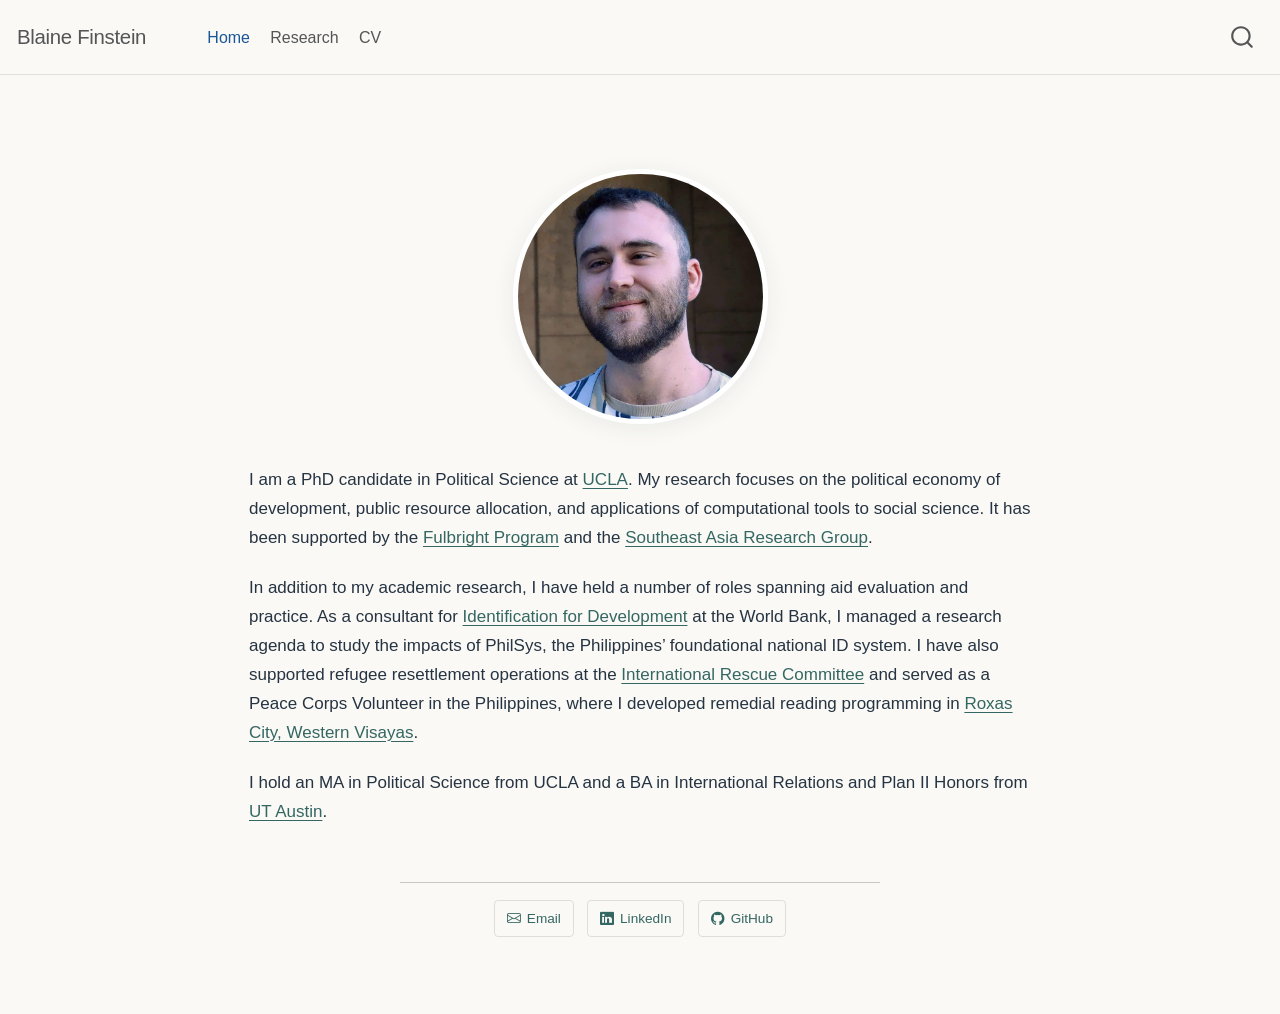
<file: docs/index.html>
<!DOCTYPE html>
<html xmlns="http://www.w3.org/1999/xhtml" lang="en" xml:lang="en"><head>

<meta charset="utf-8">
<meta name="generator" content="quarto-1.3.450">

<meta name="viewport" content="width=device-width, initial-scale=1.0, user-scalable=yes">


<title>Blaine Finstein</title>
<style>
code{white-space: pre-wrap;}
span.smallcaps{font-variant: small-caps;}
div.columns{display: flex; gap: min(4vw, 1.5em);}
div.column{flex: auto; overflow-x: auto;}
div.hanging-indent{margin-left: 1.5em; text-indent: -1.5em;}
ul.task-list{list-style: none;}
ul.task-list li input[type="checkbox"] {
  width: 0.8em;
  margin: 0 0.8em 0.2em -1em; /* quarto-specific, see https://github.com/quarto-dev/quarto-cli/issues/4556 */ 
  vertical-align: middle;
}
</style>


<script src="site_libs/quarto-nav/quarto-nav.js"></script>
<script src="site_libs/quarto-nav/headroom.min.js"></script>
<script src="site_libs/clipboard/clipboard.min.js"></script>
<script src="site_libs/quarto-search/autocomplete.umd.js"></script>
<script src="site_libs/quarto-search/fuse.min.js"></script>
<script src="site_libs/quarto-search/quarto-search.js"></script>
<meta name="quarto:offset" content="./">
<script src="site_libs/quarto-html/quarto.js"></script>
<script src="site_libs/quarto-html/popper.min.js"></script>
<script src="site_libs/quarto-html/tippy.umd.min.js"></script>
<link href="site_libs/quarto-html/tippy.css" rel="stylesheet">
<link href="site_libs/quarto-html/quarto-syntax-highlighting.css" rel="stylesheet" id="quarto-text-highlighting-styles">
<script src="site_libs/bootstrap/bootstrap.min.js"></script>
<link href="site_libs/bootstrap/bootstrap-icons.css" rel="stylesheet">
<link href="site_libs/bootstrap/bootstrap.min.css" rel="stylesheet" id="quarto-bootstrap" data-mode="light">
<script id="quarto-search-options" type="application/json">{
  "location": "navbar",
  "copy-button": false,
  "collapse-after": 3,
  "panel-placement": "end",
  "type": "overlay",
  "limit": 20,
  "language": {
    "search-no-results-text": "No results",
    "search-matching-documents-text": "matching documents",
    "search-copy-link-title": "Copy link to search",
    "search-hide-matches-text": "Hide additional matches",
    "search-more-match-text": "more match in this document",
    "search-more-matches-text": "more matches in this document",
    "search-clear-button-title": "Clear",
    "search-detached-cancel-button-title": "Cancel",
    "search-submit-button-title": "Submit",
    "search-label": "Search"
  }
}</script>
<link rel="stylesheet" href="https://cdnjs.cloudflare.com/ajax/libs/font-awesome/6.5.0/css/all.min.css">


<link rel="stylesheet" href="styles.css">
</head>

<body class="nav-fixed fullcontent">

<div id="quarto-search-results"></div>
  <header id="quarto-header" class="headroom fixed-top">
    <nav class="navbar navbar-expand-lg navbar-dark ">
      <div class="navbar-container container-fluid">
      <div class="navbar-brand-container">
    <a class="navbar-brand" href="./index.html">
    <span class="navbar-title">Blaine Finstein</span>
    </a>
  </div>
            <div id="quarto-search" class="" title="Search"></div>
          <button class="navbar-toggler" type="button" data-bs-toggle="collapse" data-bs-target="#navbarCollapse" aria-controls="navbarCollapse" aria-expanded="false" aria-label="Toggle navigation" onclick="if (window.quartoToggleHeadroom) { window.quartoToggleHeadroom(); }">
  <span class="navbar-toggler-icon"></span>
</button>
          <div class="collapse navbar-collapse" id="navbarCollapse">
            <ul class="navbar-nav navbar-nav-scroll me-auto">
  <li class="nav-item">
    <a class="nav-link active" href="./index.html" rel="" target="" aria-current="page">
 <span class="menu-text">Home</span></a>
  </li>  
  <li class="nav-item">
    <a class="nav-link" href="./research.html" rel="" target="">
 <span class="menu-text">Research</span></a>
  </li>  
  <li class="nav-item">
    <a class="nav-link" href="./files/CV_Finstein_Oct_2026.pdf" rel="" target="">
 <span class="menu-text">CV</span></a>
  </li>  
</ul>
            <div class="quarto-navbar-tools ms-auto">
</div>
          </div> <!-- /navcollapse -->
      </div> <!-- /container-fluid -->
    </nav>
</header>
<!-- content -->
<div id="quarto-content" class="quarto-container page-columns page-rows-contents page-layout-article page-navbar">
<!-- sidebar -->
<!-- margin-sidebar -->
    
<!-- main -->
<div class="quarto-about-jolla">
  <img src="files/headshot.jpg" class="about-image
  round " style="height: 15em; width: 15em;">
 <header id="title-block-header" class="quarto-title-block default">
<div class="quarto-title">
<h1 class="title">Blaine Finstein</h1>
</div>
<div class="quarto-title-meta">
  </div>
</header><main class="content" id="quarto-document-content">
<p>I am a PhD candidate in Political Science at <a href="https://polisci.ucla.edu/">UCLA</a>. My research focuses on the political economy of development, public resource allocation, and applications of computational tools to social science. It has been supported by the <a href="https://us.fulbrightonline.org/">Fulbright Program</a> and the <a href="https://dcid.sanford.duke.edu/seareg/">Southeast Asia Research Group</a>.</p>
<p>In addition to my academic research, I have held a number of roles spanning aid evaluation and practice. As a consultant for <a href="https://id4d.worldbank.org/">Identification for Development</a> at the World Bank, I managed a research agenda to study the impacts of PhilSys, the Philippines’ foundational national ID system. I have also supported refugee resettlement operations at the <a href="https://www.rescue.org/">International Rescue Committee</a> and served as a Peace Corps Volunteer in the Philippines, where I developed remedial reading programming in <a href="https://maps.app.goo.gl/siLK6S5xnTTvZSXQA">Roxas City, Western Visayas</a>.</p>
<p>I hold an MA in Political Science from UCLA and a BA in International Relations and Plan II Honors from <a href="https://www.utexas.edu/">UT Austin</a>.</p>


</main> 
  <hr class="about-sep">
   <div class="about-links">
  <a href="mailto:blainefinstein@ucla.edu" class="about-link" rel="" target="">
    <i class="bi bi-envelope"></i>
     <span class="about-link-text">Email</span>
  </a>
  <a href="https://www.linkedin.com/in/blaine-finstein-b11038160/" class="about-link" rel="" target="">
    <i class="bi bi-linkedin"></i>
     <span class="about-link-text">LinkedIn</span>
  </a>
  <a href="https://github.com/blainefinstein" class="about-link" rel="" target="">
    <i class="bi bi-github"></i>
     <span class="about-link-text">GitHub</span>
  </a>
</div>
</div>
 <!-- /main -->
<script id="quarto-html-after-body" type="application/javascript">
window.document.addEventListener("DOMContentLoaded", function (event) {
  const toggleBodyColorMode = (bsSheetEl) => {
    const mode = bsSheetEl.getAttribute("data-mode");
    const bodyEl = window.document.querySelector("body");
    if (mode === "dark") {
      bodyEl.classList.add("quarto-dark");
      bodyEl.classList.remove("quarto-light");
    } else {
      bodyEl.classList.add("quarto-light");
      bodyEl.classList.remove("quarto-dark");
    }
  }
  const toggleBodyColorPrimary = () => {
    const bsSheetEl = window.document.querySelector("link#quarto-bootstrap");
    if (bsSheetEl) {
      toggleBodyColorMode(bsSheetEl);
    }
  }
  toggleBodyColorPrimary();  
  const isCodeAnnotation = (el) => {
    for (const clz of el.classList) {
      if (clz.startsWith('code-annotation-')) {                     
        return true;
      }
    }
    return false;
  }
  const clipboard = new window.ClipboardJS('.code-copy-button', {
    text: function(trigger) {
      const codeEl = trigger.previousElementSibling.cloneNode(true);
      for (const childEl of codeEl.children) {
        if (isCodeAnnotation(childEl)) {
          childEl.remove();
        }
      }
      return codeEl.innerText;
    }
  });
  clipboard.on('success', function(e) {
    // button target
    const button = e.trigger;
    // don't keep focus
    button.blur();
    // flash "checked"
    button.classList.add('code-copy-button-checked');
    var currentTitle = button.getAttribute("title");
    button.setAttribute("title", "Copied!");
    let tooltip;
    if (window.bootstrap) {
      button.setAttribute("data-bs-toggle", "tooltip");
      button.setAttribute("data-bs-placement", "left");
      button.setAttribute("data-bs-title", "Copied!");
      tooltip = new bootstrap.Tooltip(button, 
        { trigger: "manual", 
          customClass: "code-copy-button-tooltip",
          offset: [0, -8]});
      tooltip.show();    
    }
    setTimeout(function() {
      if (tooltip) {
        tooltip.hide();
        button.removeAttribute("data-bs-title");
        button.removeAttribute("data-bs-toggle");
        button.removeAttribute("data-bs-placement");
      }
      button.setAttribute("title", currentTitle);
      button.classList.remove('code-copy-button-checked');
    }, 1000);
    // clear code selection
    e.clearSelection();
  });
  function tippyHover(el, contentFn) {
    const config = {
      allowHTML: true,
      content: contentFn,
      maxWidth: 500,
      delay: 100,
      arrow: false,
      appendTo: function(el) {
          return el.parentElement;
      },
      interactive: true,
      interactiveBorder: 10,
      theme: 'quarto',
      placement: 'bottom-start'
    };
    window.tippy(el, config); 
  }
  const noterefs = window.document.querySelectorAll('a[role="doc-noteref"]');
  for (var i=0; i<noterefs.length; i++) {
    const ref = noterefs[i];
    tippyHover(ref, function() {
      // use id or data attribute instead here
      let href = ref.getAttribute('data-footnote-href') || ref.getAttribute('href');
      try { href = new URL(href).hash; } catch {}
      const id = href.replace(/^#\/?/, "");
      const note = window.document.getElementById(id);
      return note.innerHTML;
    });
  }
      let selectedAnnoteEl;
      const selectorForAnnotation = ( cell, annotation) => {
        let cellAttr = 'data-code-cell="' + cell + '"';
        let lineAttr = 'data-code-annotation="' +  annotation + '"';
        const selector = 'span[' + cellAttr + '][' + lineAttr + ']';
        return selector;
      }
      const selectCodeLines = (annoteEl) => {
        const doc = window.document;
        const targetCell = annoteEl.getAttribute("data-target-cell");
        const targetAnnotation = annoteEl.getAttribute("data-target-annotation");
        const annoteSpan = window.document.querySelector(selectorForAnnotation(targetCell, targetAnnotation));
        const lines = annoteSpan.getAttribute("data-code-lines").split(",");
        const lineIds = lines.map((line) => {
          return targetCell + "-" + line;
        })
        let top = null;
        let height = null;
        let parent = null;
        if (lineIds.length > 0) {
            //compute the position of the single el (top and bottom and make a div)
            const el = window.document.getElementById(lineIds[0]);
            top = el.offsetTop;
            height = el.offsetHeight;
            parent = el.parentElement.parentElement;
          if (lineIds.length > 1) {
            const lastEl = window.document.getElementById(lineIds[lineIds.length - 1]);
            const bottom = lastEl.offsetTop + lastEl.offsetHeight;
            height = bottom - top;
          }
          if (top !== null && height !== null && parent !== null) {
            // cook up a div (if necessary) and position it 
            let div = window.document.getElementById("code-annotation-line-highlight");
            if (div === null) {
              div = window.document.createElement("div");
              div.setAttribute("id", "code-annotation-line-highlight");
              div.style.position = 'absolute';
              parent.appendChild(div);
            }
            div.style.top = top - 2 + "px";
            div.style.height = height + 4 + "px";
            let gutterDiv = window.document.getElementById("code-annotation-line-highlight-gutter");
            if (gutterDiv === null) {
              gutterDiv = window.document.createElement("div");
              gutterDiv.setAttribute("id", "code-annotation-line-highlight-gutter");
              gutterDiv.style.position = 'absolute';
              const codeCell = window.document.getElementById(targetCell);
              const gutter = codeCell.querySelector('.code-annotation-gutter');
              gutter.appendChild(gutterDiv);
            }
            gutterDiv.style.top = top - 2 + "px";
            gutterDiv.style.height = height + 4 + "px";
          }
          selectedAnnoteEl = annoteEl;
        }
      };
      const unselectCodeLines = () => {
        const elementsIds = ["code-annotation-line-highlight", "code-annotation-line-highlight-gutter"];
        elementsIds.forEach((elId) => {
          const div = window.document.getElementById(elId);
          if (div) {
            div.remove();
          }
        });
        selectedAnnoteEl = undefined;
      };
      // Attach click handler to the DT
      const annoteDls = window.document.querySelectorAll('dt[data-target-cell]');
      for (const annoteDlNode of annoteDls) {
        annoteDlNode.addEventListener('click', (event) => {
          const clickedEl = event.target;
          if (clickedEl !== selectedAnnoteEl) {
            unselectCodeLines();
            const activeEl = window.document.querySelector('dt[data-target-cell].code-annotation-active');
            if (activeEl) {
              activeEl.classList.remove('code-annotation-active');
            }
            selectCodeLines(clickedEl);
            clickedEl.classList.add('code-annotation-active');
          } else {
            // Unselect the line
            unselectCodeLines();
            clickedEl.classList.remove('code-annotation-active');
          }
        });
      }
  const findCites = (el) => {
    const parentEl = el.parentElement;
    if (parentEl) {
      const cites = parentEl.dataset.cites;
      if (cites) {
        return {
          el,
          cites: cites.split(' ')
        };
      } else {
        return findCites(el.parentElement)
      }
    } else {
      return undefined;
    }
  };
  var bibliorefs = window.document.querySelectorAll('a[role="doc-biblioref"]');
  for (var i=0; i<bibliorefs.length; i++) {
    const ref = bibliorefs[i];
    const citeInfo = findCites(ref);
    if (citeInfo) {
      tippyHover(citeInfo.el, function() {
        var popup = window.document.createElement('div');
        citeInfo.cites.forEach(function(cite) {
          var citeDiv = window.document.createElement('div');
          citeDiv.classList.add('hanging-indent');
          citeDiv.classList.add('csl-entry');
          var biblioDiv = window.document.getElementById('ref-' + cite);
          if (biblioDiv) {
            citeDiv.innerHTML = biblioDiv.innerHTML;
          }
          popup.appendChild(citeDiv);
        });
        return popup.innerHTML;
      });
    }
  }
});
</script>
</div> <!-- /content -->



</body></html>
</file>
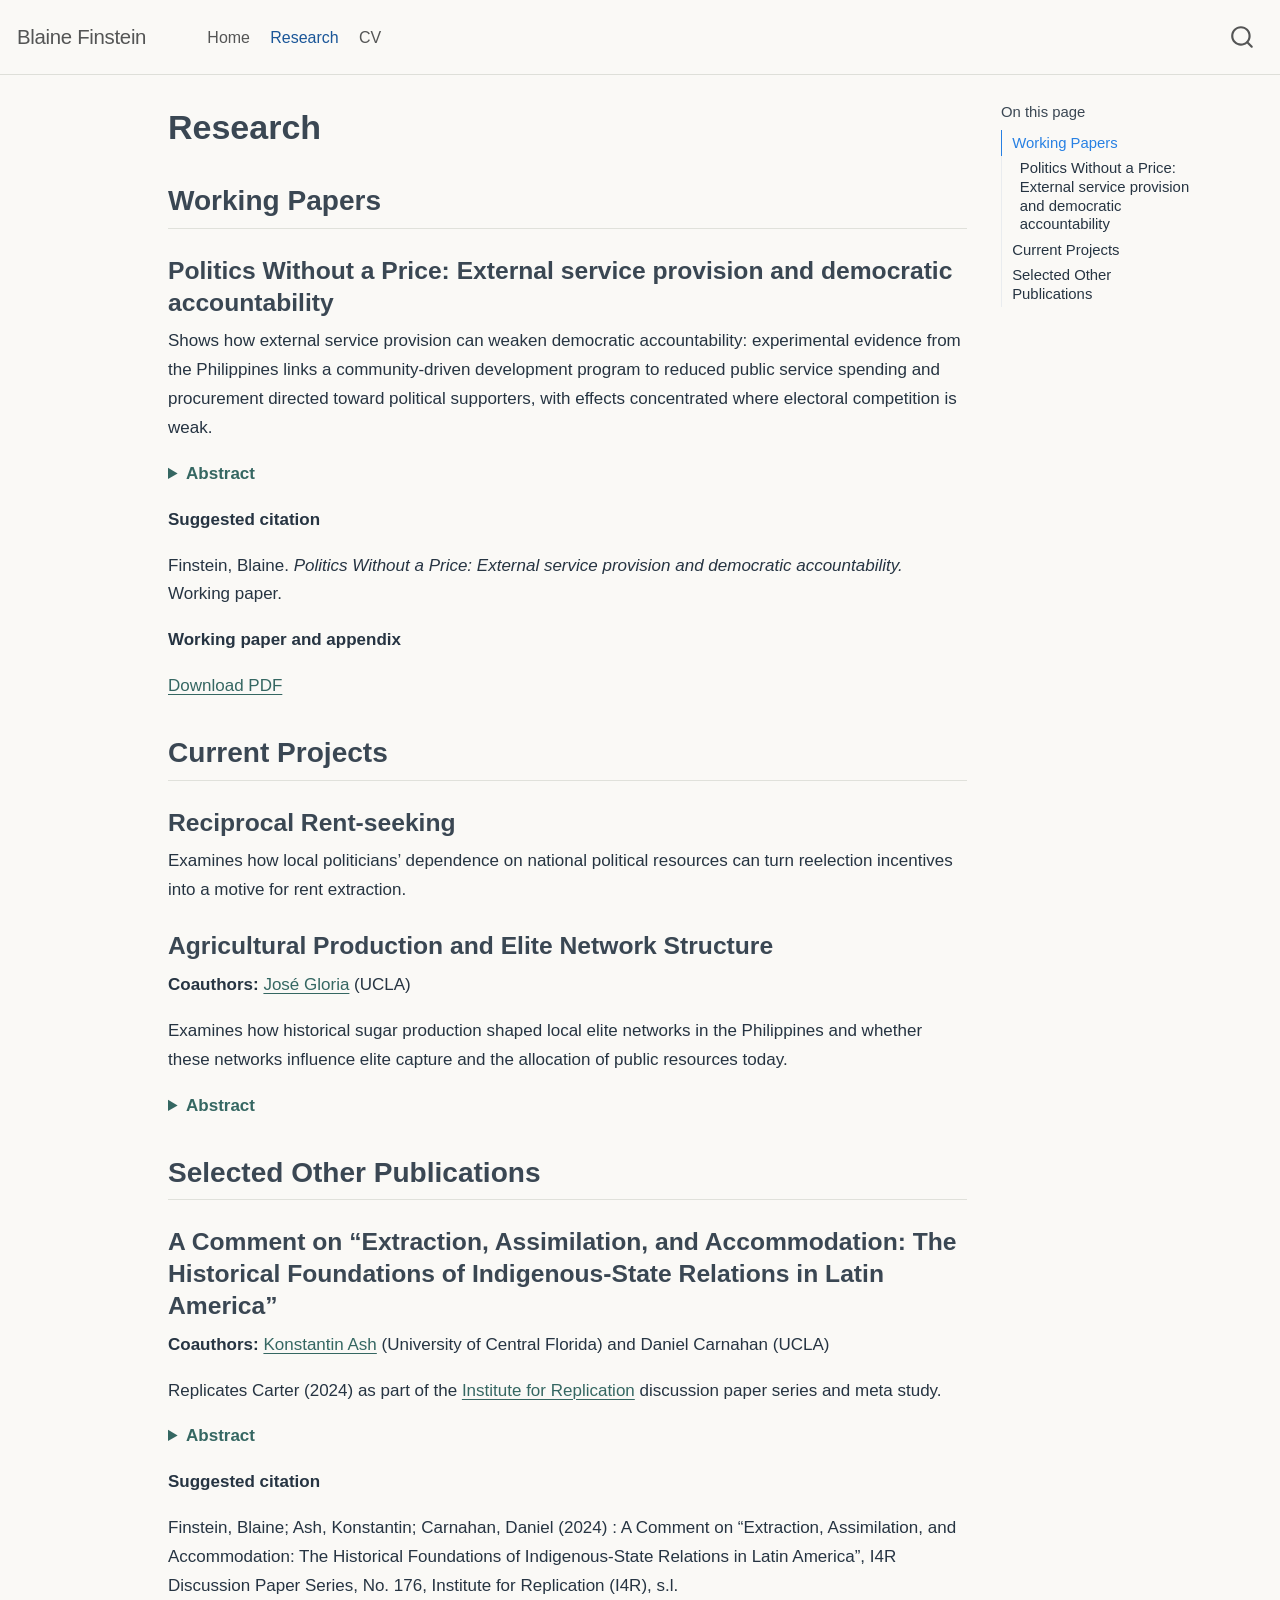
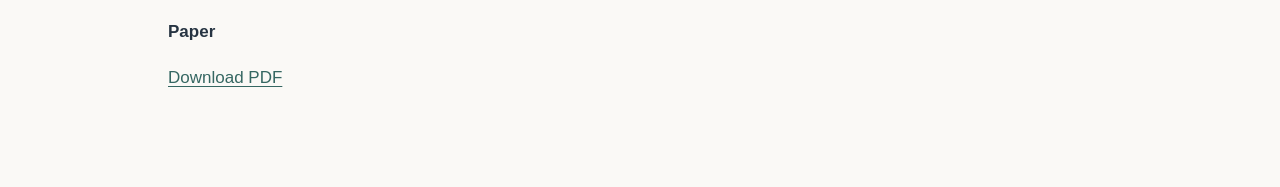
<file: docs/research.html>
<!DOCTYPE html>
<html xmlns="http://www.w3.org/1999/xhtml" lang="en" xml:lang="en"><head>

<meta charset="utf-8">
<meta name="generator" content="quarto-1.3.450">

<meta name="viewport" content="width=device-width, initial-scale=1.0, user-scalable=yes">


<title>Research</title>
<style>
code{white-space: pre-wrap;}
span.smallcaps{font-variant: small-caps;}
div.columns{display: flex; gap: min(4vw, 1.5em);}
div.column{flex: auto; overflow-x: auto;}
div.hanging-indent{margin-left: 1.5em; text-indent: -1.5em;}
ul.task-list{list-style: none;}
ul.task-list li input[type="checkbox"] {
  width: 0.8em;
  margin: 0 0.8em 0.2em -1em; /* quarto-specific, see https://github.com/quarto-dev/quarto-cli/issues/4556 */ 
  vertical-align: middle;
}
</style>


<script src="site_libs/quarto-nav/quarto-nav.js"></script>
<script src="site_libs/quarto-nav/headroom.min.js"></script>
<script src="site_libs/clipboard/clipboard.min.js"></script>
<script src="site_libs/quarto-search/autocomplete.umd.js"></script>
<script src="site_libs/quarto-search/fuse.min.js"></script>
<script src="site_libs/quarto-search/quarto-search.js"></script>
<meta name="quarto:offset" content="./">
<script src="site_libs/quarto-html/quarto.js"></script>
<script src="site_libs/quarto-html/popper.min.js"></script>
<script src="site_libs/quarto-html/tippy.umd.min.js"></script>
<script src="site_libs/quarto-html/anchor.min.js"></script>
<link href="site_libs/quarto-html/tippy.css" rel="stylesheet">
<link href="site_libs/quarto-html/quarto-syntax-highlighting.css" rel="stylesheet" id="quarto-text-highlighting-styles">
<script src="site_libs/bootstrap/bootstrap.min.js"></script>
<link href="site_libs/bootstrap/bootstrap-icons.css" rel="stylesheet">
<link href="site_libs/bootstrap/bootstrap.min.css" rel="stylesheet" id="quarto-bootstrap" data-mode="light">
<script id="quarto-search-options" type="application/json">{
  "location": "navbar",
  "copy-button": false,
  "collapse-after": 3,
  "panel-placement": "end",
  "type": "overlay",
  "limit": 20,
  "language": {
    "search-no-results-text": "No results",
    "search-matching-documents-text": "matching documents",
    "search-copy-link-title": "Copy link to search",
    "search-hide-matches-text": "Hide additional matches",
    "search-more-match-text": "more match in this document",
    "search-more-matches-text": "more matches in this document",
    "search-clear-button-title": "Clear",
    "search-detached-cancel-button-title": "Cancel",
    "search-submit-button-title": "Submit",
    "search-label": "Search"
  }
}</script>
<link rel="stylesheet" href="https://cdnjs.cloudflare.com/ajax/libs/font-awesome/6.5.0/css/all.min.css">


<link rel="stylesheet" href="styles.css">
</head>

<body class="nav-fixed">

<div id="quarto-search-results"></div>
  <header id="quarto-header" class="headroom fixed-top">
    <nav class="navbar navbar-expand-lg navbar-dark ">
      <div class="navbar-container container-fluid">
      <div class="navbar-brand-container">
    <a class="navbar-brand" href="./index.html">
    <span class="navbar-title">Blaine Finstein</span>
    </a>
  </div>
            <div id="quarto-search" class="" title="Search"></div>
          <button class="navbar-toggler" type="button" data-bs-toggle="collapse" data-bs-target="#navbarCollapse" aria-controls="navbarCollapse" aria-expanded="false" aria-label="Toggle navigation" onclick="if (window.quartoToggleHeadroom) { window.quartoToggleHeadroom(); }">
  <span class="navbar-toggler-icon"></span>
</button>
          <div class="collapse navbar-collapse" id="navbarCollapse">
            <ul class="navbar-nav navbar-nav-scroll me-auto">
  <li class="nav-item">
    <a class="nav-link" href="./index.html" rel="" target="">
 <span class="menu-text">Home</span></a>
  </li>  
  <li class="nav-item">
    <a class="nav-link active" href="./research.html" rel="" target="" aria-current="page">
 <span class="menu-text">Research</span></a>
  </li>  
  <li class="nav-item">
    <a class="nav-link" href="./files/CV_Finstein_Oct_2026.pdf" rel="" target="">
 <span class="menu-text">CV</span></a>
  </li>  
</ul>
            <div class="quarto-navbar-tools ms-auto">
</div>
          </div> <!-- /navcollapse -->
      </div> <!-- /container-fluid -->
    </nav>
</header>
<!-- content -->
<div id="quarto-content" class="quarto-container page-columns page-rows-contents page-layout-article page-navbar">
<!-- sidebar -->
<!-- margin-sidebar -->
    <div id="quarto-margin-sidebar" class="sidebar margin-sidebar">
        <nav id="TOC" role="doc-toc" class="toc-active">
    <h2 id="toc-title">On this page</h2>
   
  <ul>
  <li><a href="#working-papers" id="toc-working-papers" class="nav-link active" data-scroll-target="#working-papers">Working Papers</a>
  <ul class="collapse">
  <li><a href="#politics-without-a-price-external-service-provision-and-democratic-accountability" id="toc-politics-without-a-price-external-service-provision-and-democratic-accountability" class="nav-link" data-scroll-target="#politics-without-a-price-external-service-provision-and-democratic-accountability">Politics Without a Price: External service provision and democratic accountability</a></li>
  </ul></li>
  <li><a href="#current-projects" id="toc-current-projects" class="nav-link" data-scroll-target="#current-projects">Current Projects</a>
  <ul class="collapse">
  <li><a href="#reciprocal-rent-seeking" id="toc-reciprocal-rent-seeking" class="nav-link" data-scroll-target="#reciprocal-rent-seeking">Reciprocal Rent-seeking</a></li>
  <li><a href="#agricultural-production-and-elite-network-structure" id="toc-agricultural-production-and-elite-network-structure" class="nav-link" data-scroll-target="#agricultural-production-and-elite-network-structure">Agricultural Production and Elite Network Structure</a></li>
  </ul></li>
  <li><a href="#selected-other-publications" id="toc-selected-other-publications" class="nav-link" data-scroll-target="#selected-other-publications">Selected Other Publications</a>
  <ul class="collapse">
  <li><a href="#a-comment-on-extraction-assimilation-and-accommodation-the-historical-foundations-of-indigenous-state-relations-in-latin-america" id="toc-a-comment-on-extraction-assimilation-and-accommodation-the-historical-foundations-of-indigenous-state-relations-in-latin-america" class="nav-link" data-scroll-target="#a-comment-on-extraction-assimilation-and-accommodation-the-historical-foundations-of-indigenous-state-relations-in-latin-america">A Comment on “Extraction, Assimilation, and Accommodation: The Historical Foundations of Indigenous-State Relations in Latin America”</a></li>
  </ul></li>
  </ul>
</nav>
    </div>
<!-- main -->
<main class="content" id="quarto-document-content">

<header id="title-block-header" class="quarto-title-block default">
<div class="quarto-title">
<h1 class="title">Research</h1>
</div>



<div class="quarto-title-meta">

    
  
    
  </div>
  

</header>

<section id="working-papers" class="level2">
<h2 class="anchored" data-anchor-id="working-papers">Working Papers</h2>
<section id="politics-without-a-price-external-service-provision-and-democratic-accountability" class="level3">
<h3 class="anchored" data-anchor-id="politics-without-a-price-external-service-provision-and-democratic-accountability">Politics Without a Price: External service provision and democratic accountability</h3>
<p>Shows how external service provision can weaken democratic accountability: experimental evidence from the Philippines links a community-driven development program to reduced public service spending and procurement directed toward political supporters, with effects concentrated where electoral competition is weak.</p>
<details>
<summary>
<strong>Abstract</strong>
</summary>
<p>Democratic accountability assumes that voters reward or punish politicians for observed welfare, but public services are often delivered by non-state actors. When citizens can see benefits but not who provided them, politicians might be able to redirect state resources with little electoral cost. I argue that external provision can weaken democratic accountability by relaxing the electoral constraint that disciplines the use of public resources. I provide experimental evidence from the Philippines showing that a community-driven development program led politicians to reduce public service spending and direct procurement to political supporters. These effects are concentrated in municipalities with low political competition, where incumbents face weaker electoral pressure. I offer suggestive evidence that these political consequences attenuated the program’s welfare gains. These results identify a limitation of democratic accountability: sharing service delivery between state and non-state actors can weaken constraints on both the level and distribution of public resources.</p>
</details>
<p><strong>Suggested citation</strong></p>
<p>Finstein, Blaine. <em>Politics Without a Price: External service provision and democratic accountability.</em> Working paper.</p>
<p><strong>Working paper and appendix</strong></p>
<p><a href="files/politics_without_a_price.pdf">Download PDF</a></p>
</section>
</section>
<section id="current-projects" class="level2">
<h2 class="anchored" data-anchor-id="current-projects">Current Projects</h2>
<section id="reciprocal-rent-seeking" class="level3">
<h3 class="anchored" data-anchor-id="reciprocal-rent-seeking">Reciprocal Rent-seeking</h3>
<p>Examines how local politicians’ dependence on national political resources can turn reelection incentives into a motive for rent extraction.</p>
</section>
<section id="agricultural-production-and-elite-network-structure" class="level3">
<h3 class="anchored" data-anchor-id="agricultural-production-and-elite-network-structure">Agricultural Production and Elite Network Structure</h3>
<p><strong>Coauthors:</strong> <a href="https://sites.google.com/view/jose-gloria">José Gloria</a> (UCLA)</p>
<p>Examines how historical sugar production shaped local elite networks in the Philippines and whether these networks influence elite capture and the allocation of public resources today.</p>
<details>
<summary>
<strong>Abstract</strong>
</summary>
<p>This paper examines how the historical organization of agricultural production shapes the formation of local elite networks. We study the Philippine sugar industry, where fixed processing mills created economic chokepoints that limited producers’ outside options and concentrated dependence on local landed elites. We argue that these conditions affected not only the distribution of economic power, but also the formation of relationships among elite families. Combining historical data on sugar mills with electoral data on political families, we construct local family networks and study how exposure to historical production chokepoints shaped both family-to-family tie formation and the resulting structure of elite networks. We then examine whether these historically formed network structures shape modern elite capture and the allocation of public resources. The paper shows how historical production technologies can leave lasting political legacies by shaping the networks through which elite power is organized.</p>
</details>
</section>
</section>
<section id="selected-other-publications" class="level2">
<h2 class="anchored" data-anchor-id="selected-other-publications">Selected Other Publications</h2>
<section id="a-comment-on-extraction-assimilation-and-accommodation-the-historical-foundations-of-indigenous-state-relations-in-latin-america" class="level3">
<h3 class="anchored" data-anchor-id="a-comment-on-extraction-assimilation-and-accommodation-the-historical-foundations-of-indigenous-state-relations-in-latin-america">A Comment on “Extraction, Assimilation, and Accommodation: The Historical Foundations of Indigenous-State Relations in Latin America”</h3>
<p><strong>Coauthors:</strong> <a href="https://sites.google.com/view/konstantinash/home">Konstantin Ash</a> (University of Central Florida) and Daniel Carnahan (UCLA)</p>
<p>Replicates Carter (2024) as part of the <a href="https://i4replication.org/">Institute for Replication</a> discussion paper series and meta study.</p>
<details>
<summary>
<strong>Abstract</strong>
</summary>
<p>Carter (2024) examines the historical conditions that shape protection versus assimilation for indigenous communities, arguing that state-led conscription programs are one such factor. In a natural experiment leveraging conscription for a 1920s Peruvian highway designed to replicate a pre-colonial road system (Qhapaq Ñan), Carter finds through a geographic regression discontinuity design that eligibility for state conscription increased the likelihood of a municipality having an indigenous movement by about 30 percentage points (approximately .75 standard deviations) and scores on an omnibus accommodation measure by about .3 items (approximately .4 standard deviations). The omnibus measure includes the number of institutions that an indigenous community reports preserving (increased by .3 items on a 7 point scale, or .25 standard deviations), likelihood of having a communal land title (increased by 12 percentage points, or .3 standard deviations), and likelihood of registration with the government (increased by 9 percentage points, or .3 standard deviations). All point estimates are significant at the .1% level.</p>
<p>We successfully computationally reproduce all main claims of the paper but find inconsistencies between the map of the road presented by Carter and that used by Franco et al.&nbsp;(2021) that affect its passage through a small number of municipalities. In order to investigate whether these municipalities drive the main findings without the ability to identify municipalities in the data, we drop municipalities iteratively and re-run the analysis, finding only minor changes in coefficient estimates across subsets. In addition, we explore a number of sensitivity analyses for the regression discontinuity design that vary the functional form, vary the bandwidth window, and use the Rosenbaum method for window selection. While the results remain consistent under all analyses, we recommend for further research to recode treated municipalities on the basis of the alternative road map and explore the as-if random assumption in light of evidence linking proximity to the precolonial road to various economic and political outcomes.</p>
</details>
<p><strong>Suggested citation</strong></p>
<p>Finstein, Blaine; Ash, Konstantin; Carnahan, Daniel (2024) : A Comment on “Extraction, Assimilation, and Accommodation: The Historical Foundations of Indigenous-State Relations in Latin America”, I4R Discussion Paper Series, No.&nbsp;176, Institute for Replication (I4R), s.l.</p>
<p><strong>Paper</strong></p>
<p><a href="files/I4R-DP176.pdf">Download PDF</a></p>


</section>
</section>

</main> <!-- /main -->
<script id="quarto-html-after-body" type="application/javascript">
window.document.addEventListener("DOMContentLoaded", function (event) {
  const toggleBodyColorMode = (bsSheetEl) => {
    const mode = bsSheetEl.getAttribute("data-mode");
    const bodyEl = window.document.querySelector("body");
    if (mode === "dark") {
      bodyEl.classList.add("quarto-dark");
      bodyEl.classList.remove("quarto-light");
    } else {
      bodyEl.classList.add("quarto-light");
      bodyEl.classList.remove("quarto-dark");
    }
  }
  const toggleBodyColorPrimary = () => {
    const bsSheetEl = window.document.querySelector("link#quarto-bootstrap");
    if (bsSheetEl) {
      toggleBodyColorMode(bsSheetEl);
    }
  }
  toggleBodyColorPrimary();  
  const icon = "";
  const anchorJS = new window.AnchorJS();
  anchorJS.options = {
    placement: 'right',
    icon: icon
  };
  anchorJS.add('.anchored');
  const isCodeAnnotation = (el) => {
    for (const clz of el.classList) {
      if (clz.startsWith('code-annotation-')) {                     
        return true;
      }
    }
    return false;
  }
  const clipboard = new window.ClipboardJS('.code-copy-button', {
    text: function(trigger) {
      const codeEl = trigger.previousElementSibling.cloneNode(true);
      for (const childEl of codeEl.children) {
        if (isCodeAnnotation(childEl)) {
          childEl.remove();
        }
      }
      return codeEl.innerText;
    }
  });
  clipboard.on('success', function(e) {
    // button target
    const button = e.trigger;
    // don't keep focus
    button.blur();
    // flash "checked"
    button.classList.add('code-copy-button-checked');
    var currentTitle = button.getAttribute("title");
    button.setAttribute("title", "Copied!");
    let tooltip;
    if (window.bootstrap) {
      button.setAttribute("data-bs-toggle", "tooltip");
      button.setAttribute("data-bs-placement", "left");
      button.setAttribute("data-bs-title", "Copied!");
      tooltip = new bootstrap.Tooltip(button, 
        { trigger: "manual", 
          customClass: "code-copy-button-tooltip",
          offset: [0, -8]});
      tooltip.show();    
    }
    setTimeout(function() {
      if (tooltip) {
        tooltip.hide();
        button.removeAttribute("data-bs-title");
        button.removeAttribute("data-bs-toggle");
        button.removeAttribute("data-bs-placement");
      }
      button.setAttribute("title", currentTitle);
      button.classList.remove('code-copy-button-checked');
    }, 1000);
    // clear code selection
    e.clearSelection();
  });
  function tippyHover(el, contentFn) {
    const config = {
      allowHTML: true,
      content: contentFn,
      maxWidth: 500,
      delay: 100,
      arrow: false,
      appendTo: function(el) {
          return el.parentElement;
      },
      interactive: true,
      interactiveBorder: 10,
      theme: 'quarto',
      placement: 'bottom-start'
    };
    window.tippy(el, config); 
  }
  const noterefs = window.document.querySelectorAll('a[role="doc-noteref"]');
  for (var i=0; i<noterefs.length; i++) {
    const ref = noterefs[i];
    tippyHover(ref, function() {
      // use id or data attribute instead here
      let href = ref.getAttribute('data-footnote-href') || ref.getAttribute('href');
      try { href = new URL(href).hash; } catch {}
      const id = href.replace(/^#\/?/, "");
      const note = window.document.getElementById(id);
      return note.innerHTML;
    });
  }
      let selectedAnnoteEl;
      const selectorForAnnotation = ( cell, annotation) => {
        let cellAttr = 'data-code-cell="' + cell + '"';
        let lineAttr = 'data-code-annotation="' +  annotation + '"';
        const selector = 'span[' + cellAttr + '][' + lineAttr + ']';
        return selector;
      }
      const selectCodeLines = (annoteEl) => {
        const doc = window.document;
        const targetCell = annoteEl.getAttribute("data-target-cell");
        const targetAnnotation = annoteEl.getAttribute("data-target-annotation");
        const annoteSpan = window.document.querySelector(selectorForAnnotation(targetCell, targetAnnotation));
        const lines = annoteSpan.getAttribute("data-code-lines").split(",");
        const lineIds = lines.map((line) => {
          return targetCell + "-" + line;
        })
        let top = null;
        let height = null;
        let parent = null;
        if (lineIds.length > 0) {
            //compute the position of the single el (top and bottom and make a div)
            const el = window.document.getElementById(lineIds[0]);
            top = el.offsetTop;
            height = el.offsetHeight;
            parent = el.parentElement.parentElement;
          if (lineIds.length > 1) {
            const lastEl = window.document.getElementById(lineIds[lineIds.length - 1]);
            const bottom = lastEl.offsetTop + lastEl.offsetHeight;
            height = bottom - top;
          }
          if (top !== null && height !== null && parent !== null) {
            // cook up a div (if necessary) and position it 
            let div = window.document.getElementById("code-annotation-line-highlight");
            if (div === null) {
              div = window.document.createElement("div");
              div.setAttribute("id", "code-annotation-line-highlight");
              div.style.position = 'absolute';
              parent.appendChild(div);
            }
            div.style.top = top - 2 + "px";
            div.style.height = height + 4 + "px";
            let gutterDiv = window.document.getElementById("code-annotation-line-highlight-gutter");
            if (gutterDiv === null) {
              gutterDiv = window.document.createElement("div");
              gutterDiv.setAttribute("id", "code-annotation-line-highlight-gutter");
              gutterDiv.style.position = 'absolute';
              const codeCell = window.document.getElementById(targetCell);
              const gutter = codeCell.querySelector('.code-annotation-gutter');
              gutter.appendChild(gutterDiv);
            }
            gutterDiv.style.top = top - 2 + "px";
            gutterDiv.style.height = height + 4 + "px";
          }
          selectedAnnoteEl = annoteEl;
        }
      };
      const unselectCodeLines = () => {
        const elementsIds = ["code-annotation-line-highlight", "code-annotation-line-highlight-gutter"];
        elementsIds.forEach((elId) => {
          const div = window.document.getElementById(elId);
          if (div) {
            div.remove();
          }
        });
        selectedAnnoteEl = undefined;
      };
      // Attach click handler to the DT
      const annoteDls = window.document.querySelectorAll('dt[data-target-cell]');
      for (const annoteDlNode of annoteDls) {
        annoteDlNode.addEventListener('click', (event) => {
          const clickedEl = event.target;
          if (clickedEl !== selectedAnnoteEl) {
            unselectCodeLines();
            const activeEl = window.document.querySelector('dt[data-target-cell].code-annotation-active');
            if (activeEl) {
              activeEl.classList.remove('code-annotation-active');
            }
            selectCodeLines(clickedEl);
            clickedEl.classList.add('code-annotation-active');
          } else {
            // Unselect the line
            unselectCodeLines();
            clickedEl.classList.remove('code-annotation-active');
          }
        });
      }
  const findCites = (el) => {
    const parentEl = el.parentElement;
    if (parentEl) {
      const cites = parentEl.dataset.cites;
      if (cites) {
        return {
          el,
          cites: cites.split(' ')
        };
      } else {
        return findCites(el.parentElement)
      }
    } else {
      return undefined;
    }
  };
  var bibliorefs = window.document.querySelectorAll('a[role="doc-biblioref"]');
  for (var i=0; i<bibliorefs.length; i++) {
    const ref = bibliorefs[i];
    const citeInfo = findCites(ref);
    if (citeInfo) {
      tippyHover(citeInfo.el, function() {
        var popup = window.document.createElement('div');
        citeInfo.cites.forEach(function(cite) {
          var citeDiv = window.document.createElement('div');
          citeDiv.classList.add('hanging-indent');
          citeDiv.classList.add('csl-entry');
          var biblioDiv = window.document.getElementById('ref-' + cite);
          if (biblioDiv) {
            citeDiv.innerHTML = biblioDiv.innerHTML;
          }
          popup.appendChild(citeDiv);
        });
        return popup.innerHTML;
      });
    }
  }
});
</script>
</div> <!-- /content -->



</body></html>
</file>
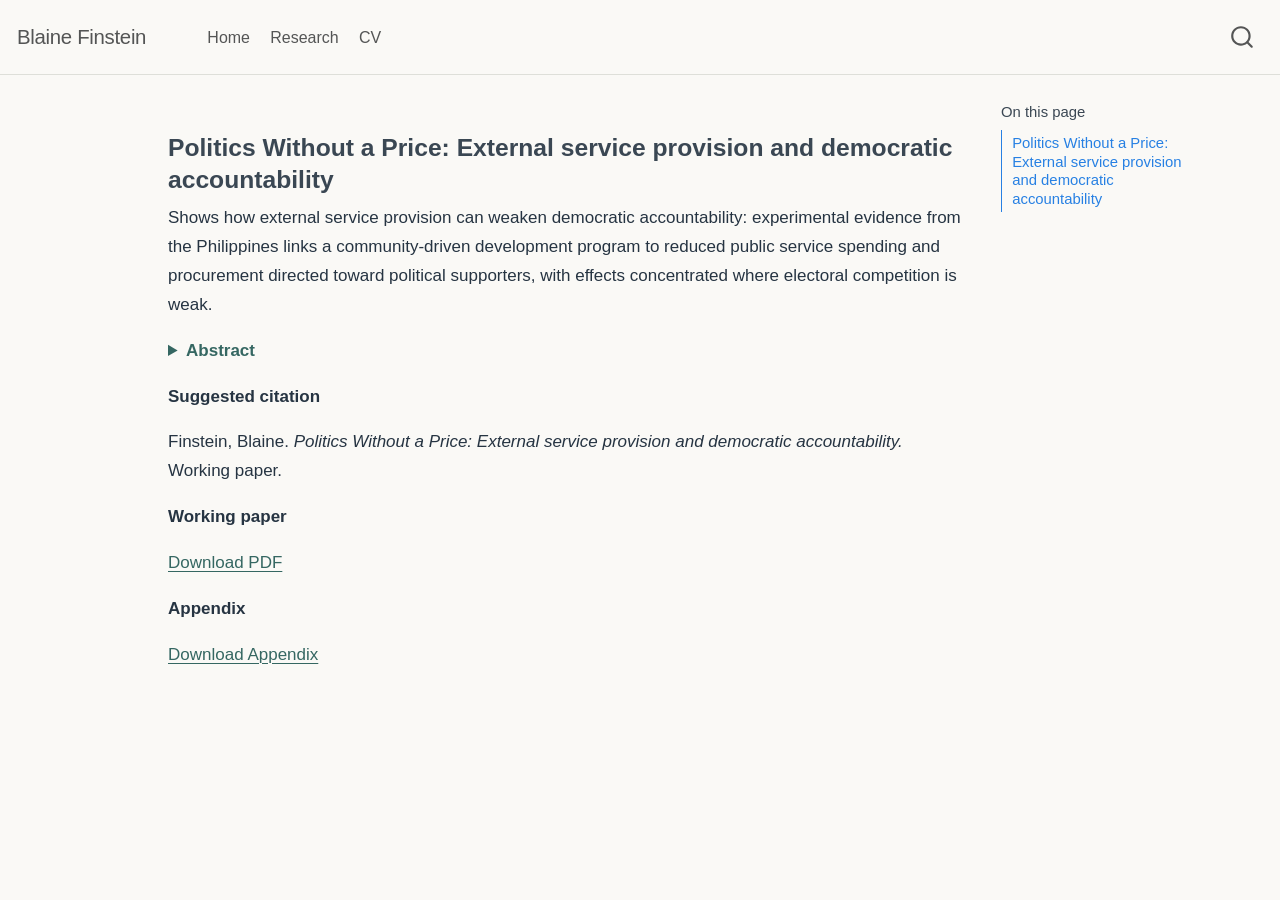
<file: docs/output/research-entry-preview.html>
<!DOCTYPE html>
<html xmlns="http://www.w3.org/1999/xhtml" lang="en" xml:lang="en"><head>

<meta charset="utf-8">
<meta name="generator" content="quarto-1.3.450">

<meta name="viewport" content="width=device-width, initial-scale=1.0, user-scalable=yes">


<title>research-entry-preview</title>
<style>
code{white-space: pre-wrap;}
span.smallcaps{font-variant: small-caps;}
div.columns{display: flex; gap: min(4vw, 1.5em);}
div.column{flex: auto; overflow-x: auto;}
div.hanging-indent{margin-left: 1.5em; text-indent: -1.5em;}
ul.task-list{list-style: none;}
ul.task-list li input[type="checkbox"] {
  width: 0.8em;
  margin: 0 0.8em 0.2em -1em; /* quarto-specific, see https://github.com/quarto-dev/quarto-cli/issues/4556 */ 
  vertical-align: middle;
}
</style>


<script src="../site_libs/quarto-nav/quarto-nav.js"></script>
<script src="../site_libs/quarto-nav/headroom.min.js"></script>
<script src="../site_libs/clipboard/clipboard.min.js"></script>
<script src="../site_libs/quarto-search/autocomplete.umd.js"></script>
<script src="../site_libs/quarto-search/fuse.min.js"></script>
<script src="../site_libs/quarto-search/quarto-search.js"></script>
<meta name="quarto:offset" content="../">
<script src="../site_libs/quarto-html/quarto.js"></script>
<script src="../site_libs/quarto-html/popper.min.js"></script>
<script src="../site_libs/quarto-html/tippy.umd.min.js"></script>
<script src="../site_libs/quarto-html/anchor.min.js"></script>
<link href="../site_libs/quarto-html/tippy.css" rel="stylesheet">
<link href="../site_libs/quarto-html/quarto-syntax-highlighting.css" rel="stylesheet" id="quarto-text-highlighting-styles">
<script src="../site_libs/bootstrap/bootstrap.min.js"></script>
<link href="../site_libs/bootstrap/bootstrap-icons.css" rel="stylesheet">
<link href="../site_libs/bootstrap/bootstrap.min.css" rel="stylesheet" id="quarto-bootstrap" data-mode="light">
<script id="quarto-search-options" type="application/json">{
  "location": "navbar",
  "copy-button": false,
  "collapse-after": 3,
  "panel-placement": "end",
  "type": "overlay",
  "limit": 20,
  "language": {
    "search-no-results-text": "No results",
    "search-matching-documents-text": "matching documents",
    "search-copy-link-title": "Copy link to search",
    "search-hide-matches-text": "Hide additional matches",
    "search-more-match-text": "more match in this document",
    "search-more-matches-text": "more matches in this document",
    "search-clear-button-title": "Clear",
    "search-detached-cancel-button-title": "Cancel",
    "search-submit-button-title": "Submit",
    "search-label": "Search"
  }
}</script>
<link rel="stylesheet" href="https://cdnjs.cloudflare.com/ajax/libs/font-awesome/6.5.0/css/all.min.css">


<link rel="stylesheet" href="../styles.css">
</head>

<body class="nav-fixed">

<div id="quarto-search-results"></div>
  <header id="quarto-header" class="headroom fixed-top">
    <nav class="navbar navbar-expand-lg navbar-dark ">
      <div class="navbar-container container-fluid">
      <div class="navbar-brand-container">
    <a class="navbar-brand" href="../index.html">
    <span class="navbar-title">Blaine Finstein</span>
    </a>
  </div>
            <div id="quarto-search" class="" title="Search"></div>
          <button class="navbar-toggler" type="button" data-bs-toggle="collapse" data-bs-target="#navbarCollapse" aria-controls="navbarCollapse" aria-expanded="false" aria-label="Toggle navigation" onclick="if (window.quartoToggleHeadroom) { window.quartoToggleHeadroom(); }">
  <span class="navbar-toggler-icon"></span>
</button>
          <div class="collapse navbar-collapse" id="navbarCollapse">
            <ul class="navbar-nav navbar-nav-scroll me-auto">
  <li class="nav-item">
    <a class="nav-link" href="../index.html" rel="" target="">
 <span class="menu-text">Home</span></a>
  </li>  
  <li class="nav-item">
    <a class="nav-link" href="../research.html" rel="" target="">
 <span class="menu-text">Research</span></a>
  </li>  
  <li class="nav-item">
    <a class="nav-link" href="../files/CV_Finstein_Oct_2026.pdf" rel="" target="">
 <span class="menu-text">CV</span></a>
  </li>  
</ul>
            <div class="quarto-navbar-tools ms-auto">
</div>
          </div> <!-- /navcollapse -->
      </div> <!-- /container-fluid -->
    </nav>
</header>
<!-- content -->
<div id="quarto-content" class="quarto-container page-columns page-rows-contents page-layout-article page-navbar">
<!-- sidebar -->
<!-- margin-sidebar -->
    <div id="quarto-margin-sidebar" class="sidebar margin-sidebar">
        <nav id="TOC" role="doc-toc" class="toc-active">
    <h2 id="toc-title">On this page</h2>
   
  <ul>
  <li><a href="#politics-without-a-price-external-service-provision-and-democratic-accountability" id="toc-politics-without-a-price-external-service-provision-and-democratic-accountability" class="nav-link active" data-scroll-target="#politics-without-a-price-external-service-provision-and-democratic-accountability">Politics Without a Price: External service provision and democratic accountability</a></li>
  </ul>
</nav>
    </div>
<!-- main -->
<main class="content" id="quarto-document-content">



<section id="politics-without-a-price-external-service-provision-and-democratic-accountability" class="level3">
<h3 class="anchored" data-anchor-id="politics-without-a-price-external-service-provision-and-democratic-accountability">Politics Without a Price: External service provision and democratic accountability</h3>
<p>Shows how external service provision can weaken democratic accountability: experimental evidence from the Philippines links a community-driven development program to reduced public service spending and procurement directed toward political supporters, with effects concentrated where electoral competition is weak.</p>
<details>
<summary>
<strong>Abstract</strong>
</summary>
<p>Democratic accountability assumes that voters reward or punish politicians for observed welfare, but public services are often delivered by non-state actors. When citizens can see benefits but not who provided them, politicians might be able to redirect state resources with little electoral cost. I argue that external provision can weaken democratic accountability by relaxing the electoral constraint that disciplines the use of public resources. I provide experimental evidence from the Philippines showing that a community-driven development program led politicians to reduce public service spending and direct procurement to political supporters. These effects are concentrated in municipalities with low political competition, where incumbents face weaker electoral pressure. I offer suggestive evidence that these political consequences attenuated the program’s welfare gains. These results identify a limitation of democratic accountability: sharing service delivery between state and non-state actors can weaken constraints on both the level and distribution of public resources.</p>
</details>
<p><strong>Suggested citation</strong></p>
<p>Finstein, Blaine. <em>Politics Without a Price: External service provision and democratic accountability.</em> Working paper.</p>
<p><strong>Working paper</strong></p>
<p><a href="pdf/politics_without_a_price.pdf">Download PDF</a></p>
<p><strong>Appendix</strong></p>
<p><a href="pdf/politics_without_a_price_appendix.pdf">Download Appendix</a></p>


</section>

</main> <!-- /main -->
<script id="quarto-html-after-body" type="application/javascript">
window.document.addEventListener("DOMContentLoaded", function (event) {
  const toggleBodyColorMode = (bsSheetEl) => {
    const mode = bsSheetEl.getAttribute("data-mode");
    const bodyEl = window.document.querySelector("body");
    if (mode === "dark") {
      bodyEl.classList.add("quarto-dark");
      bodyEl.classList.remove("quarto-light");
    } else {
      bodyEl.classList.add("quarto-light");
      bodyEl.classList.remove("quarto-dark");
    }
  }
  const toggleBodyColorPrimary = () => {
    const bsSheetEl = window.document.querySelector("link#quarto-bootstrap");
    if (bsSheetEl) {
      toggleBodyColorMode(bsSheetEl);
    }
  }
  toggleBodyColorPrimary();  
  const icon = "";
  const anchorJS = new window.AnchorJS();
  anchorJS.options = {
    placement: 'right',
    icon: icon
  };
  anchorJS.add('.anchored');
  const isCodeAnnotation = (el) => {
    for (const clz of el.classList) {
      if (clz.startsWith('code-annotation-')) {                     
        return true;
      }
    }
    return false;
  }
  const clipboard = new window.ClipboardJS('.code-copy-button', {
    text: function(trigger) {
      const codeEl = trigger.previousElementSibling.cloneNode(true);
      for (const childEl of codeEl.children) {
        if (isCodeAnnotation(childEl)) {
          childEl.remove();
        }
      }
      return codeEl.innerText;
    }
  });
  clipboard.on('success', function(e) {
    // button target
    const button = e.trigger;
    // don't keep focus
    button.blur();
    // flash "checked"
    button.classList.add('code-copy-button-checked');
    var currentTitle = button.getAttribute("title");
    button.setAttribute("title", "Copied!");
    let tooltip;
    if (window.bootstrap) {
      button.setAttribute("data-bs-toggle", "tooltip");
      button.setAttribute("data-bs-placement", "left");
      button.setAttribute("data-bs-title", "Copied!");
      tooltip = new bootstrap.Tooltip(button, 
        { trigger: "manual", 
          customClass: "code-copy-button-tooltip",
          offset: [0, -8]});
      tooltip.show();    
    }
    setTimeout(function() {
      if (tooltip) {
        tooltip.hide();
        button.removeAttribute("data-bs-title");
        button.removeAttribute("data-bs-toggle");
        button.removeAttribute("data-bs-placement");
      }
      button.setAttribute("title", currentTitle);
      button.classList.remove('code-copy-button-checked');
    }, 1000);
    // clear code selection
    e.clearSelection();
  });
  function tippyHover(el, contentFn) {
    const config = {
      allowHTML: true,
      content: contentFn,
      maxWidth: 500,
      delay: 100,
      arrow: false,
      appendTo: function(el) {
          return el.parentElement;
      },
      interactive: true,
      interactiveBorder: 10,
      theme: 'quarto',
      placement: 'bottom-start'
    };
    window.tippy(el, config); 
  }
  const noterefs = window.document.querySelectorAll('a[role="doc-noteref"]');
  for (var i=0; i<noterefs.length; i++) {
    const ref = noterefs[i];
    tippyHover(ref, function() {
      // use id or data attribute instead here
      let href = ref.getAttribute('data-footnote-href') || ref.getAttribute('href');
      try { href = new URL(href).hash; } catch {}
      const id = href.replace(/^#\/?/, "");
      const note = window.document.getElementById(id);
      return note.innerHTML;
    });
  }
      let selectedAnnoteEl;
      const selectorForAnnotation = ( cell, annotation) => {
        let cellAttr = 'data-code-cell="' + cell + '"';
        let lineAttr = 'data-code-annotation="' +  annotation + '"';
        const selector = 'span[' + cellAttr + '][' + lineAttr + ']';
        return selector;
      }
      const selectCodeLines = (annoteEl) => {
        const doc = window.document;
        const targetCell = annoteEl.getAttribute("data-target-cell");
        const targetAnnotation = annoteEl.getAttribute("data-target-annotation");
        const annoteSpan = window.document.querySelector(selectorForAnnotation(targetCell, targetAnnotation));
        const lines = annoteSpan.getAttribute("data-code-lines").split(",");
        const lineIds = lines.map((line) => {
          return targetCell + "-" + line;
        })
        let top = null;
        let height = null;
        let parent = null;
        if (lineIds.length > 0) {
            //compute the position of the single el (top and bottom and make a div)
            const el = window.document.getElementById(lineIds[0]);
            top = el.offsetTop;
            height = el.offsetHeight;
            parent = el.parentElement.parentElement;
          if (lineIds.length > 1) {
            const lastEl = window.document.getElementById(lineIds[lineIds.length - 1]);
            const bottom = lastEl.offsetTop + lastEl.offsetHeight;
            height = bottom - top;
          }
          if (top !== null && height !== null && parent !== null) {
            // cook up a div (if necessary) and position it 
            let div = window.document.getElementById("code-annotation-line-highlight");
            if (div === null) {
              div = window.document.createElement("div");
              div.setAttribute("id", "code-annotation-line-highlight");
              div.style.position = 'absolute';
              parent.appendChild(div);
            }
            div.style.top = top - 2 + "px";
            div.style.height = height + 4 + "px";
            let gutterDiv = window.document.getElementById("code-annotation-line-highlight-gutter");
            if (gutterDiv === null) {
              gutterDiv = window.document.createElement("div");
              gutterDiv.setAttribute("id", "code-annotation-line-highlight-gutter");
              gutterDiv.style.position = 'absolute';
              const codeCell = window.document.getElementById(targetCell);
              const gutter = codeCell.querySelector('.code-annotation-gutter');
              gutter.appendChild(gutterDiv);
            }
            gutterDiv.style.top = top - 2 + "px";
            gutterDiv.style.height = height + 4 + "px";
          }
          selectedAnnoteEl = annoteEl;
        }
      };
      const unselectCodeLines = () => {
        const elementsIds = ["code-annotation-line-highlight", "code-annotation-line-highlight-gutter"];
        elementsIds.forEach((elId) => {
          const div = window.document.getElementById(elId);
          if (div) {
            div.remove();
          }
        });
        selectedAnnoteEl = undefined;
      };
      // Attach click handler to the DT
      const annoteDls = window.document.querySelectorAll('dt[data-target-cell]');
      for (const annoteDlNode of annoteDls) {
        annoteDlNode.addEventListener('click', (event) => {
          const clickedEl = event.target;
          if (clickedEl !== selectedAnnoteEl) {
            unselectCodeLines();
            const activeEl = window.document.querySelector('dt[data-target-cell].code-annotation-active');
            if (activeEl) {
              activeEl.classList.remove('code-annotation-active');
            }
            selectCodeLines(clickedEl);
            clickedEl.classList.add('code-annotation-active');
          } else {
            // Unselect the line
            unselectCodeLines();
            clickedEl.classList.remove('code-annotation-active');
          }
        });
      }
  const findCites = (el) => {
    const parentEl = el.parentElement;
    if (parentEl) {
      const cites = parentEl.dataset.cites;
      if (cites) {
        return {
          el,
          cites: cites.split(' ')
        };
      } else {
        return findCites(el.parentElement)
      }
    } else {
      return undefined;
    }
  };
  var bibliorefs = window.document.querySelectorAll('a[role="doc-biblioref"]');
  for (var i=0; i<bibliorefs.length; i++) {
    const ref = bibliorefs[i];
    const citeInfo = findCites(ref);
    if (citeInfo) {
      tippyHover(citeInfo.el, function() {
        var popup = window.document.createElement('div');
        citeInfo.cites.forEach(function(cite) {
          var citeDiv = window.document.createElement('div');
          citeDiv.classList.add('hanging-indent');
          citeDiv.classList.add('csl-entry');
          var biblioDiv = window.document.getElementById('ref-' + cite);
          if (biblioDiv) {
            citeDiv.innerHTML = biblioDiv.innerHTML;
          }
          popup.appendChild(citeDiv);
        });
        return popup.innerHTML;
      });
    }
  }
});
</script>
</div> <!-- /content -->



</body></html>
</file>
<file: docs/site_libs/quarto-html/tippy.css>
.tippy-box[data-animation=fade][data-state=hidden]{opacity:0}[data-tippy-root]{max-width:calc(100vw - 10px)}.tippy-box{position:relative;background-color:#333;color:#fff;border-radius:4px;font-size:14px;line-height:1.4;white-space:normal;outline:0;transition-property:transform,visibility,opacity}.tippy-box[data-placement^=top]>.tippy-arrow{bottom:0}.tippy-box[data-placement^=top]>.tippy-arrow:before{bottom:-7px;left:0;border-width:8px 8px 0;border-top-color:initial;transform-origin:center top}.tippy-box[data-placement^=bottom]>.tippy-arrow{top:0}.tippy-box[data-placement^=bottom]>.tippy-arrow:before{top:-7px;left:0;border-width:0 8px 8px;border-bottom-color:initial;transform-origin:center bottom}.tippy-box[data-placement^=left]>.tippy-arrow{right:0}.tippy-box[data-placement^=left]>.tippy-arrow:before{border-width:8px 0 8px 8px;border-left-color:initial;right:-7px;transform-origin:center left}.tippy-box[data-placement^=right]>.tippy-arrow{left:0}.tippy-box[data-placement^=right]>.tippy-arrow:before{left:-7px;border-width:8px 8px 8px 0;border-right-color:initial;transform-origin:center right}.tippy-box[data-inertia][data-state=visible]{transition-timing-function:cubic-bezier(.54,1.5,.38,1.11)}.tippy-arrow{width:16px;height:16px;color:#333}.tippy-arrow:before{content:"";position:absolute;border-color:transparent;border-style:solid}.tippy-content{position:relative;padding:5px 9px;z-index:1}
</file>
<file: docs/site_libs/quarto-html/quarto-syntax-highlighting.css>
/* quarto syntax highlight colors */
:root {
  --quarto-hl-ot-color: #003B4F;
  --quarto-hl-at-color: #657422;
  --quarto-hl-ss-color: #20794D;
  --quarto-hl-an-color: #5E5E5E;
  --quarto-hl-fu-color: #4758AB;
  --quarto-hl-st-color: #20794D;
  --quarto-hl-cf-color: #003B4F;
  --quarto-hl-op-color: #5E5E5E;
  --quarto-hl-er-color: #AD0000;
  --quarto-hl-bn-color: #AD0000;
  --quarto-hl-al-color: #AD0000;
  --quarto-hl-va-color: #111111;
  --quarto-hl-bu-color: inherit;
  --quarto-hl-ex-color: inherit;
  --quarto-hl-pp-color: #AD0000;
  --quarto-hl-in-color: #5E5E5E;
  --quarto-hl-vs-color: #20794D;
  --quarto-hl-wa-color: #5E5E5E;
  --quarto-hl-do-color: #5E5E5E;
  --quarto-hl-im-color: #00769E;
  --quarto-hl-ch-color: #20794D;
  --quarto-hl-dt-color: #AD0000;
  --quarto-hl-fl-color: #AD0000;
  --quarto-hl-co-color: #5E5E5E;
  --quarto-hl-cv-color: #5E5E5E;
  --quarto-hl-cn-color: #8f5902;
  --quarto-hl-sc-color: #5E5E5E;
  --quarto-hl-dv-color: #AD0000;
  --quarto-hl-kw-color: #003B4F;
}

/* other quarto variables */
:root {
  --quarto-font-monospace: SFMono-Regular, Menlo, Monaco, Consolas, "Liberation Mono", "Courier New", monospace;
}

pre > code.sourceCode > span {
  color: #003B4F;
}

code span {
  color: #003B4F;
}

code.sourceCode > span {
  color: #003B4F;
}

div.sourceCode,
div.sourceCode pre.sourceCode {
  color: #003B4F;
}

code span.ot {
  color: #003B4F;
  font-style: inherit;
}

code span.at {
  color: #657422;
  font-style: inherit;
}

code span.ss {
  color: #20794D;
  font-style: inherit;
}

code span.an {
  color: #5E5E5E;
  font-style: inherit;
}

code span.fu {
  color: #4758AB;
  font-style: inherit;
}

code span.st {
  color: #20794D;
  font-style: inherit;
}

code span.cf {
  color: #003B4F;
  font-style: inherit;
}

code span.op {
  color: #5E5E5E;
  font-style: inherit;
}

code span.er {
  color: #AD0000;
  font-style: inherit;
}

code span.bn {
  color: #AD0000;
  font-style: inherit;
}

code span.al {
  color: #AD0000;
  font-style: inherit;
}

code span.va {
  color: #111111;
  font-style: inherit;
}

code span.bu {
  font-style: inherit;
}

code span.ex {
  font-style: inherit;
}

code span.pp {
  color: #AD0000;
  font-style: inherit;
}

code span.in {
  color: #5E5E5E;
  font-style: inherit;
}

code span.vs {
  color: #20794D;
  font-style: inherit;
}

code span.wa {
  color: #5E5E5E;
  font-style: italic;
}

code span.do {
  color: #5E5E5E;
  font-style: italic;
}

code span.im {
  color: #00769E;
  font-style: inherit;
}

code span.ch {
  color: #20794D;
  font-style: inherit;
}

code span.dt {
  color: #AD0000;
  font-style: inherit;
}

code span.fl {
  color: #AD0000;
  font-style: inherit;
}

code span.co {
  color: #5E5E5E;
  font-style: inherit;
}

code span.cv {
  color: #5E5E5E;
  font-style: italic;
}

code span.cn {
  color: #8f5902;
  font-style: inherit;
}

code span.sc {
  color: #5E5E5E;
  font-style: inherit;
}

code span.dv {
  color: #AD0000;
  font-style: inherit;
}

code span.kw {
  color: #003B4F;
  font-style: inherit;
}

.prevent-inlining {
  content: "</";
}

/*# sourceMappingURL=debc5d5d77c3f9108843748ff7464032.css.map */
</file>
<file: docs/styles.css>
/* A restrained academic palette, shared across the site. */
:root {
  --site-font: -apple-system, BlinkMacSystemFont, "Segoe UI", sans-serif;
  --site-ink: #263442;
  --site-accent: #356762;
  --site-paper: #faf9f6;
  --site-border: #dedfd9;
}

body {
  background: var(--site-paper);
  color: var(--site-ink);
  font-family: var(--site-font);
  line-height: 1.7;
}

a {
  color: var(--site-accent);
  text-decoration-thickness: 1px;
  text-underline-offset: 3px;
}

a:hover { color: #214d49; }

a:focus-visible, button:focus-visible, summary:focus-visible {
  outline: 2px solid var(--site-accent);
  outline-offset: 4px;
}

.navbar {
  background: var(--site-paper);
  border-bottom: 1px solid var(--site-border);
  padding-block: 0.85rem;
}

h1, h2, h3, h4, h5, h6 {
  font-family: var(--site-font);
  color: var(--site-ink);
}

.navbar-brand {
  font-family: var(--site-font);
  color: var(--site-ink);
  font-size: 1.2rem;
  font-weight: 500;
  letter-spacing: -0.015em;
  margin-right: 2rem;
}

.navbar .nav-link { font-size: 0.94rem; }
.navbar .nav-link.active { color: var(--site-accent); }

h1, h2, h3 { line-height: 1.3; }
h2 { border-bottom-color: var(--site-border); }
h3 { font-size: 1.45rem; }

/* Keep the homepage title in metadata and search, but show the name only in the navbar. */
.quarto-about-jolla #title-block-header { display: none; }

.quarto-about-jolla .about-image {
  border: 5px solid #fff;
  box-shadow: 0 4px 22px rgb(38 52 66 / 8%);
}

.quarto-about-jolla main.content {
  max-width: 46rem;
  margin-inline: auto;
  text-align: left;
}

.quarto-about-jolla main.content p { margin-bottom: 1.25rem; }

div.quarto-about-jolla .about-sep { border-color: var(--site-border); }

div.quarto-about-jolla .about-link {
  color: var(--site-accent);
  border-color: var(--site-border);
  border-radius: 4px;
  padding: 0.35rem 0.7rem;
  background: transparent;
}

div.quarto-about-jolla .about-link:hover {
  background: #edf1ed;
  border-color: var(--site-accent);
}

details summary {
  color: var(--site-accent);
  cursor: pointer;
}

#TOC .nav-link.active { color: var(--site-accent); }

@media (max-width: 767px) {
  .navbar-brand { margin-right: 0.75rem; }
  .quarto-about-jolla main.content { padding-inline: 0.25rem; }
}
</file>
